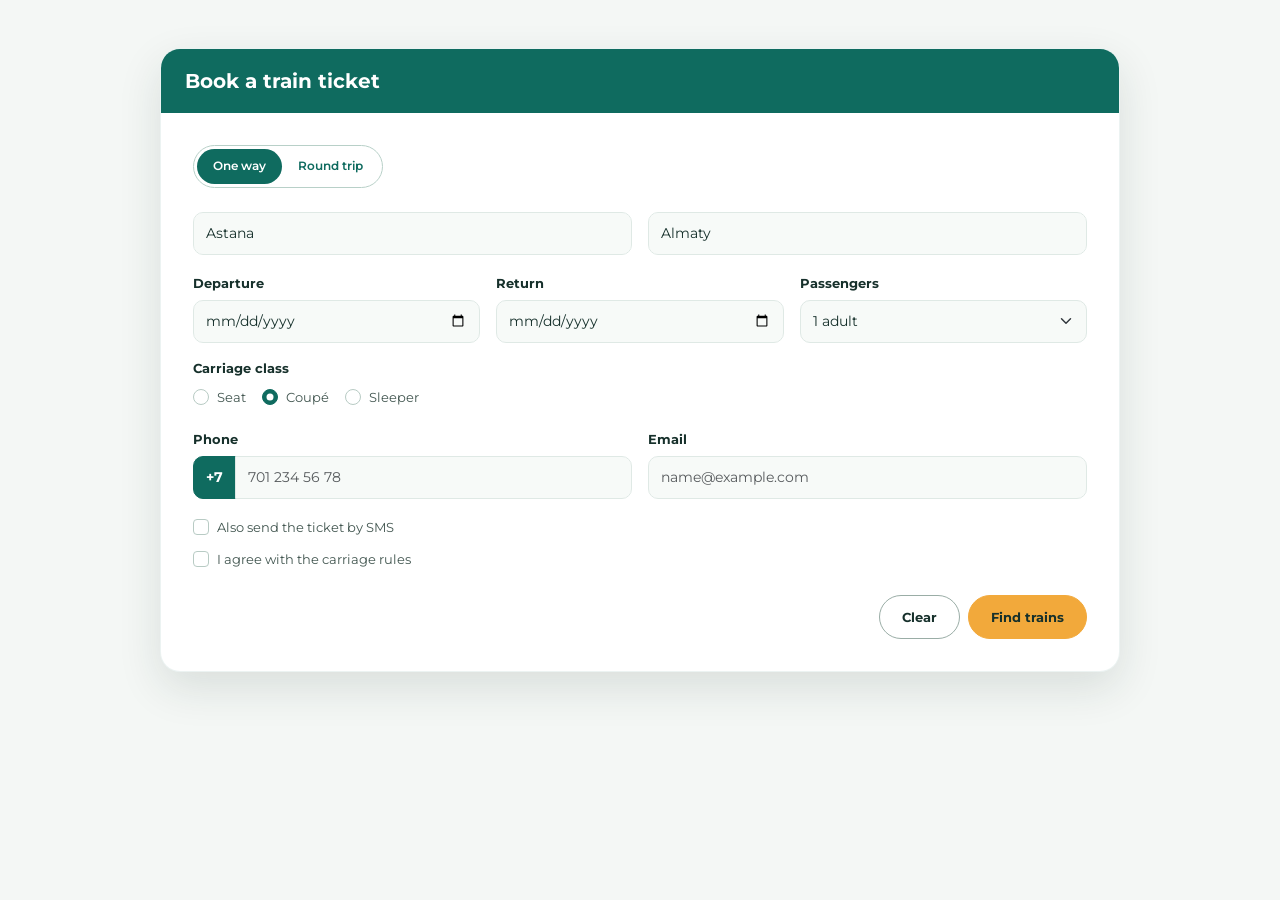
<file: index.html>
<!doctype html>
<html lang="en">
<head>
  <meta charset="UTF-8">
  <meta name="viewport" content="width=device-width, initial-scale=1">
  <title>Book a Train Ticket</title>

  <link rel="preconnect" href="https://fonts.googleapis.com">
  <link href="https://fonts.googleapis.com/css2?family=Montserrat:wght@400;500;600;700&display=swap" rel="stylesheet">
  <link href="https://cdn.jsdelivr.net/npm/bootstrap@5.3.3/dist/css/bootstrap.min.css" rel="stylesheet">
  <link rel="stylesheet" href="style.css">
</head>
<body class="ticket-page">
<main class="container py-4 py-lg-5">
  <div class="ticket-shell mx-auto">
    <header class="ticket-header">
      <h1 class="h5 mb-0">Book a train ticket</h1>
    </header>

    <form class="ticket-form" action="#" method="get">
      <fieldset class="mb-4">
        <legend class="visually-hidden">Trip type</legend>
        <div class="trip-toggle">
          <input class="btn-check" type="radio" name="tripType"
                 id="oneWay" value="one-way" checked>
          <label class="btn" for="oneWay">One way</label>

          <input class="btn-check" type="radio" name="tripType"
                 id="roundTrip" value="round-trip">
          <label class="btn" for="roundTrip">Round trip</label>
        </div>
      </fieldset>

      <div class="row g-3 mb-3">
        <div class="col-12 col-md-6">
          <label for="from" class="form-label visually-hidden">From</label>
          <input class="form-control" id="from" name="from"
                 type="text" placeholder="From" value="Astana" required>
        </div>
        <div class="col-12 col-md-6">
          <label for="to" class="form-label visually-hidden">To</label>
          <input class="form-control" id="to" name="to"
                 type="text" placeholder="To" value="Almaty" required>
        </div>
      </div>

      <div class="row g-3 mb-3">
        <div class="col-12 col-md-4">
          <label for="departure" class="form-label">Departure</label>
          <input class="form-control" id="departure" name="departure"
                 type="date" required>
        </div>
        <div class="col-12 col-md-4">
          <label for="return" class="form-label">Return</label>
          <input class="form-control" id="return" name="return" type="date">
        </div>
        <div class="col-12 col-md-4">
          <label for="passengers" class="form-label">Passengers</label>
          <select class="form-select" id="passengers" name="passengers">
            <option value="1" selected>1 adult</option>
            <option value="2">2 adults</option>
            <option value="3">3 adults</option>
            <option value="4">4 adults</option>
            <option value="5">5 adults</option>
            <option value="6">6 adults</option>
          </select>
        </div>
      </div>

      <fieldset class="mb-3">
        <legend class="form-label">Carriage class</legend>
        <div class="d-flex flex-wrap gap-3">
          <div class="form-check">
            <input class="form-check-input" id="seat" name="class"
                   type="radio" value="seat">
            <label class="form-check-label" for="seat">Seat</label>
          </div>
          <div class="form-check">
            <input class="form-check-input" id="coupe" name="class"
                   type="radio" value="coupe" checked>
            <label class="form-check-label" for="coupe">Coupé</label>
          </div>
          <div class="form-check">
            <input class="form-check-input" id="sleeper" name="class"
                   type="radio" value="sleeper">
            <label class="form-check-label" for="sleeper">Sleeper</label>
          </div>
        </div>
      </fieldset>

      <div class="row g-3 mb-3">
        <div class="col-12 col-md-6">
          <label for="phone" class="form-label">Phone</label>
          <div class="input-group">
            <span class="input-group-text">+7</span>
            <input class="form-control" id="phone" name="phone"
                   type="tel" placeholder="701 234 56 78" required>
          </div>
        </div>
        <div class="col-12 col-md-6">
          <label for="email" class="form-label">Email</label>
          <input class="form-control" id="email" name="email"
                 type="email" placeholder="name@example.com" required>
        </div>
      </div>

      <div class="form-check mb-2">
        <input class="form-check-input" id="sms" name="sms" type="checkbox">
        <label class="form-check-label" for="sms">
          Also send the ticket by SMS
        </label>
      </div>

      <div class="form-check mb-4">
        <input class="form-check-input" id="agreement" name="agreement"
               type="checkbox" required>
        <label class="form-check-label" for="agreement">
          I agree with the carriage rules
        </label>
      </div>

      <div class="ticket-actions d-flex flex-column-reverse flex-sm-row justify-content-end gap-2">
        <button class="btn btn-clear" type="reset">Clear</button>
        <button class="btn btn-find" type="submit">Find trains</button>
      </div>
    </form>
  </div>
</main>
</body>
</html>
</file>
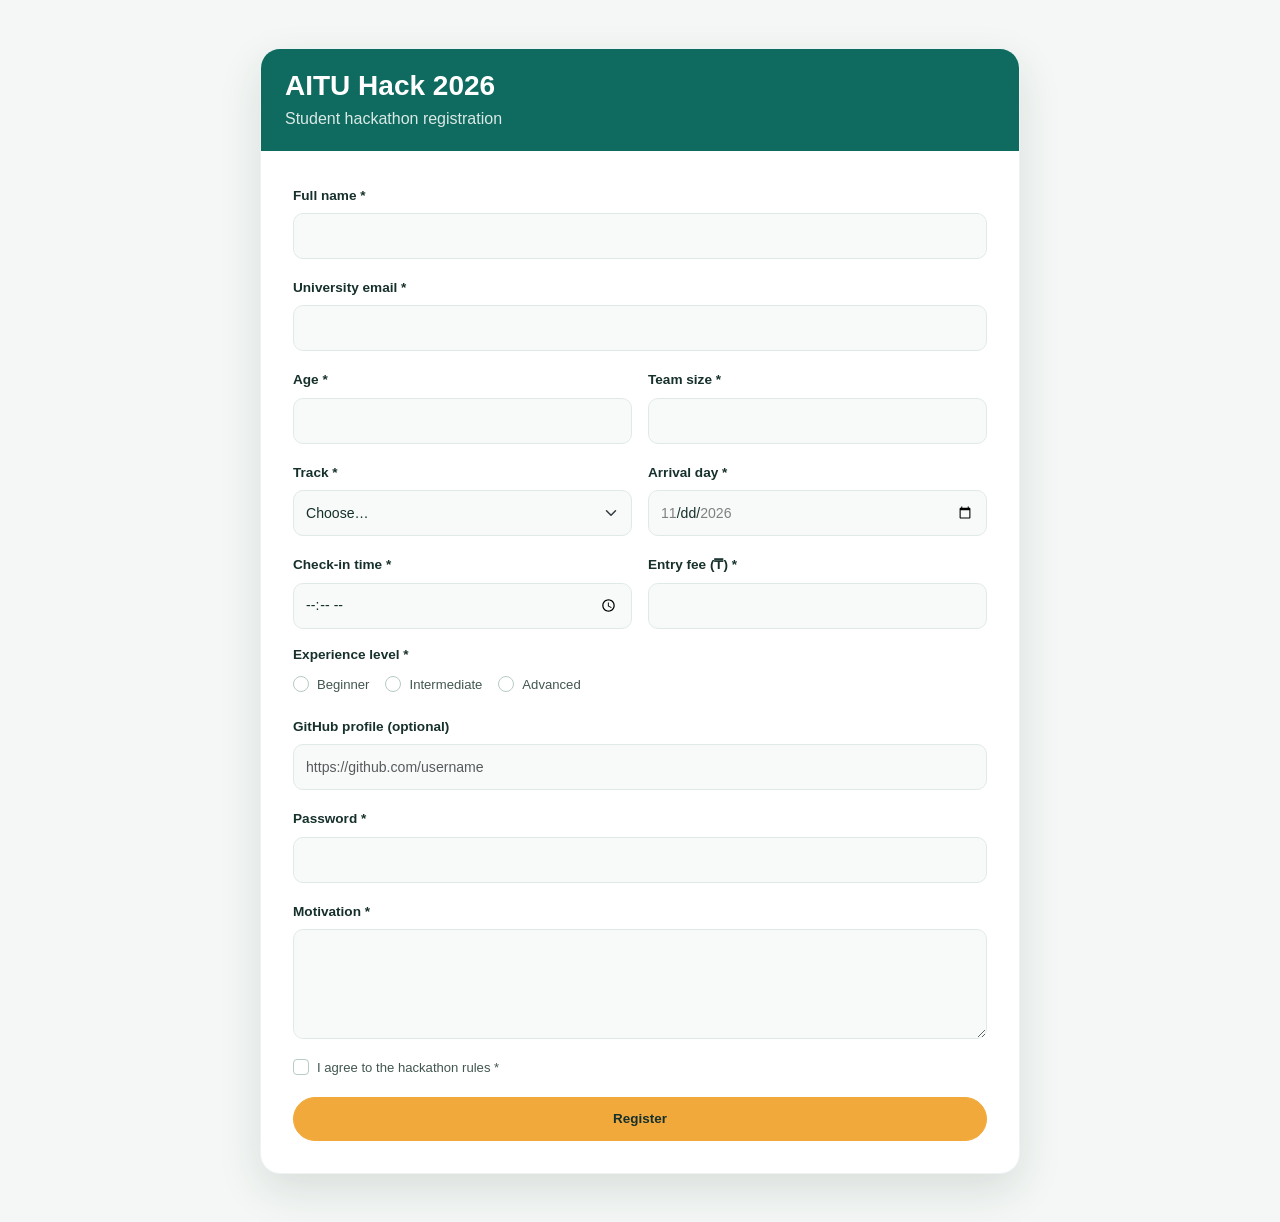
<file: task2.html>
<!doctype html>
<html lang="en">
<head>
  <meta charset="UTF-8">
  <meta name="viewport" content="width=device-width, initial-scale=1">
  <title>AITU Hack 2026 Registration</title>
  <link href="https://cdn.jsdelivr.net/npm/bootstrap@5.3.3/dist/css/bootstrap.min.css" rel="stylesheet">
  <link rel="stylesheet" href="style.css">
</head>
<body>
<main class="container py-5">
  <section class="form-card mx-auto">
    <header class="form-card-header">
      <h1 class="h3 mb-1">AITU Hack 2026</h1>
      <p class="mb-0">Student hackathon registration</p>
    </header>

    <form action="#" method="get">
      <div class="row g-3">
        <div class="col-12">
          <label class="form-label" for="fullName">Full name *</label>
          <input class="form-control" id="fullName" name="fullName"
                 type="text" minlength="2" maxlength="40" required>
          <div class="invalid-feedback">Enter 2–40 characters.</div>
        </div>

        <div class="col-12">
          <label class="form-label" for="email">University email *</label>
          <input class="form-control" id="email" name="email"
                 type="email" required>
          <div class="invalid-feedback">Enter a valid email address.</div>
        </div>

        <div class="col-12 col-md-6">
          <label class="form-label" for="age">Age *</label>
          <input class="form-control" id="age" name="age" type="number"
                 min="16" max="30" step="1" required>
          <div class="invalid-feedback">Age must be 16–30.</div>
        </div>

        <div class="col-12 col-md-6">
          <label class="form-label" for="teamSize">Team size *</label>
          <input class="form-control" id="teamSize" name="teamSize"
                 type="number" min="1" max="4" step="1" required>
          <div class="invalid-feedback">Choose 1–4 team members.</div>
        </div>

        <div class="col-12 col-md-6">
          <label class="form-label" for="track">Track *</label>
          <select class="form-select" id="track" name="track" required>
            <option value="" selected disabled>Choose…</option>
            <option value="Web">Web</option>
            <option value="Mobile">Mobile</option>
            <option value="AI">AI</option>
            <option value="GameDev">GameDev</option>
          </select>
          <div class="invalid-feedback">Select a track.</div>
        </div>

        <div class="col-12 col-md-6">
          <label class="form-label" for="arrival">Arrival day *</label>
          <input class="form-control" id="arrival" name="arrival"
                 type="date" min="2026-11-20" max="2026-11-22" required>
          <div class="invalid-feedback">Choose 20–22 November 2026.</div>
        </div>

        <div class="col-12 col-md-6">
          <label class="form-label" for="checkin">Check-in time *</label>
          <input class="form-control" id="checkin" name="checkin"
                 type="time" min="09:00" max="18:00" step="1800" required>
          <div class="invalid-feedback">Choose 09:00–18:00 in 30-minute steps.</div>
        </div>

        <div class="col-12 col-md-6">
          <label class="form-label" for="fee">Entry fee (₸) *</label>
          <input class="form-control" id="fee" name="fee" type="number"
                 min="0" max="5000" step="500" required>
          <div class="invalid-feedback">Use 0–5000 in steps of 500.</div>
        </div>

        <fieldset class="col-12">
          <legend class="form-label">Experience level *</legend>
          <div class="d-flex flex-wrap gap-3">
            <div class="form-check">
              <input class="form-check-input" id="beginner" name="experience"
                     type="radio" value="Beginner" required>
              <label class="form-check-label" for="beginner">Beginner</label>
            </div>
            <div class="form-check">
              <input class="form-check-input" id="intermediate" name="experience"
                     type="radio" value="Intermediate" required>
              <label class="form-check-label" for="intermediate">Intermediate</label>
            </div>
            <div class="form-check">
              <input class="form-check-input" id="advanced" name="experience"
                     type="radio" value="Advanced" required>
              <label class="form-check-label" for="advanced">Advanced</label>
            </div>
          </div>
        </fieldset>

        <div class="col-12">
          <label class="form-label" for="github">GitHub profile (optional)</label>
          <input class="form-control" id="github" name="github" type="url"
                 placeholder="https://github.com/username">
          <div class="invalid-feedback">Enter a complete URL including https://.</div>
        </div>

        <div class="col-12">
          <label class="form-label" for="password">Password *</label>
          <input class="form-control" id="password" name="password"
                 type="password" minlength="8" maxlength="20" required>
          <div class="invalid-feedback">Use 8–20 characters.</div>
        </div>

        <div class="col-12">
          <label class="form-label" for="motivation">Motivation *</label>
          <textarea class="form-control" id="motivation" name="motivation"
                    rows="4" minlength="50" maxlength="300" required></textarea>
          <div class="invalid-feedback">Write 50–300 characters.</div>
        </div>

        <div class="col-12">
          <div class="form-check">
            <input class="form-check-input" id="rules" name="rules"
                   type="checkbox" required>
            <label class="form-check-label" for="rules">
              I agree to the hackathon rules *
            </label>
            <div class="invalid-feedback">Agreement is required.</div>
          </div>
        </div>

        <div class="col-12">
          <button class="btn btn-primary w-100" type="submit">Register</button>
        </div>
      </div>
    </form>
  </section>
</main>
</body>
</html>
</file>
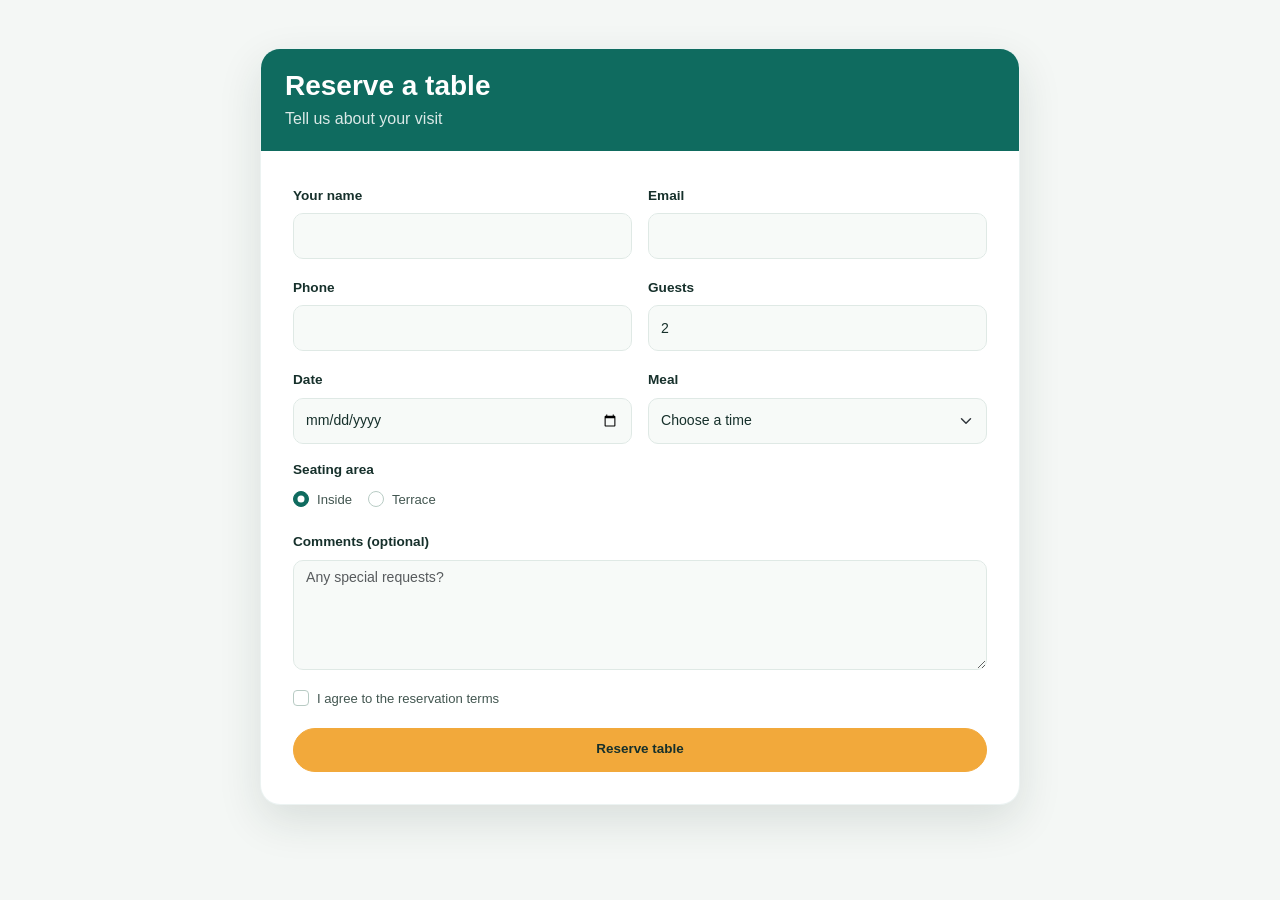
<file: task3.html>
<!doctype html>
<html lang="en">
<head>
  <meta charset="UTF-8">
  <meta name="viewport" content="width=device-width, initial-scale=1">
  <title>Reserve a Café Table</title>
  <link href="https://cdn.jsdelivr.net/npm/bootstrap@5.3.3/dist/css/bootstrap.min.css" rel="stylesheet">
  <link rel="stylesheet" href="style.css">
</head>
<body>
<main class="container py-5">
  <section class="form-card mx-auto">
    <header class="form-card-header">
      <h1 class="h3 mb-1">Reserve a table</h1>
      <p class="mb-0">Tell us about your visit</p>
    </header>

    <form action="#" method="get">
      <div class="row g-3">
        <div class="col-12 col-md-6">
          <label class="form-label" for="guestName">Your name</label>
          <input class="form-control" id="guestName" name="guestName"
                 type="text" autocomplete="name" required>
        </div>

        <div class="col-12 col-md-6">
          <label class="form-label" for="guestEmail">Email</label>
          <input class="form-control" id="guestEmail" name="guestEmail"
                 type="email" autocomplete="email" required>
        </div>

        <div class="col-12 col-md-6">
          <label class="form-label" for="guestPhone">Phone</label>
          <input class="form-control" id="guestPhone" name="guestPhone"
                 type="tel" autocomplete="tel" required>
        </div>

        <div class="col-12 col-md-6">
          <label class="form-label" for="guests">Guests</label>
          <input class="form-control" id="guests" name="guests"
                 type="number" min="1" max="20" step="1" value="2" required>
        </div>

        <div class="col-12 col-md-6">
          <label class="form-label" for="date">Date</label>
          <input class="form-control" id="date" name="date"
                 type="date" required>
        </div>

        <div class="col-12 col-md-6">
          <label class="form-label" for="meal">Meal</label>
          <select class="form-select" id="meal" name="meal" required>
            <option value="" selected disabled>Choose a time</option>
            <option value="lunch">Lunch</option>
            <option value="dinner">Dinner</option>
          </select>
        </div>

        <fieldset class="col-12">
          <legend class="form-label">Seating area</legend>
          <div class="d-flex gap-3">
            <div class="form-check">
              <input class="form-check-input" id="inside" name="seating"
                     type="radio" value="inside" checked>
              <label class="form-check-label" for="inside">Inside</label>
            </div>
            <div class="form-check">
              <input class="form-check-input" id="terrace" name="seating"
                     type="radio" value="terrace">
              <label class="form-check-label" for="terrace">Terrace</label>
            </div>
          </div>
        </fieldset>

        <div class="col-12">
          <label class="form-label" for="comments">Comments (optional)</label>
          <textarea class="form-control" id="comments" name="comments"
                    rows="3" placeholder="Any special requests?"></textarea>
        </div>

        <div class="col-12">
          <div class="form-check">
            <input class="form-check-input" id="terms" name="terms"
                   type="checkbox" value="accepted" required>
            <label class="form-check-label" for="terms">
              I agree to the reservation terms
            </label>
          </div>
        </div>

        <div class="col-12">
          <button class="btn btn-primary w-100" type="submit">
            Reserve table
          </button>
        </div>
      </div>
    </form>
  </section>
</main>
</body>
</html>
</file>
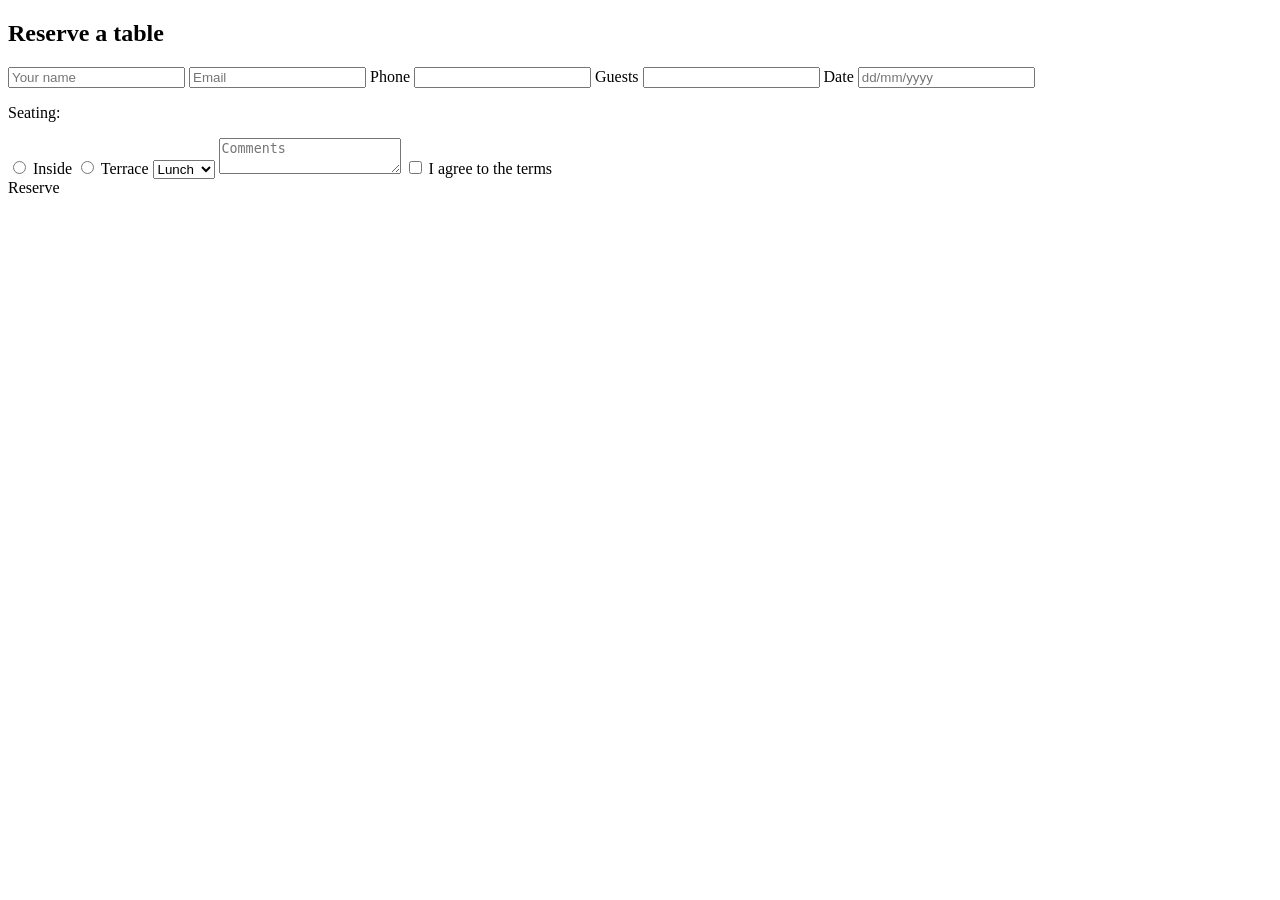
<file: task3_original.html>
<!doctype html>
<html lang="en">
<head>
  <meta charset="UTF-8">
  <meta name="viewport" content="width=device-width, initial-scale=1">
  <title>Original Café Form</title>
</head>
<body>
  <h2>Reserve a table</h2>
  <form>
    <input type="text" placeholder="Your name">
    <input type="text" placeholder="Email">
    <label>Phone</label>
    <input type="text" id="phone">
    <label for="guests">Guests</label>
    <input type="text" id="people">
    <label for="date">Date</label>
    <input type="text" id="date" placeholder="dd/mm/yyyy">
    <p>Seating:</p>
    <input type="radio" name="inside" id="date"> Inside
    <input type="radio" name="terrace"> Terrace
    <select>
      <option>Lunch</option>
      <option>Dinner</option>
    </select>
    <textarea placeholder="Comments"></textarea>
    <input type="checkbox"> I agree to the terms
    <div class="btn btn-primary">Reserve</div>
  </form>
</body>
</html>
</file>
<file: style.css>
:root {
  --forest: #0F6B5F;
  --gold: #F2A93B;
  --ink: #16302B;
  --canvas: #F4F7F5;
  --mist: #E6EFEC;
}

* {
  box-sizing: border-box;
}

body {
  margin: 0;
  color: var(--ink);
  background: var(--canvas);
  font-family: "Montserrat", Arial, sans-serif;
}

.ticket-shell,
.form-card {
  overflow: hidden;
  background: #fff;
  border: 1px solid rgba(15, 107, 95, .08);
  border-radius: 20px;
  box-shadow: 0 16px 44px rgba(22, 48, 43, .12);
}

.ticket-shell {
  max-width: 960px;
}

.ticket-header,
.form-card-header {
  padding: 20px 24px;
  color: white;
  background: var(--forest);
}

.ticket-header h1,
.form-card-header h1 {
  font-weight: 700;
}

.ticket-form {
  padding: clamp(18px, 4vw, 32px);
}

.form-card {
  max-width: 760px;
}

.form-card-header p {
  color: rgba(255, 255, 255, .85);
}

.form-card form {
  padding: clamp(20px, 4vw, 32px) !important;
}

.form-label,
fieldset legend {
  margin-bottom: 7px;
  color: var(--ink);
  font-size: .8rem;
  font-weight: 700;
}

.form-control,
.form-select,
.input-group-text {
  min-height: 43px;
  border-color: #dfe9e5;
  border-radius: 10px;
  background-color: #f7faf8;
  color: var(--ink);
  font-size: .88rem;
}

.form-control:focus,
.form-select:focus {
  border-color: var(--forest);
  background-color: white;
  box-shadow: 0 0 0 .2rem rgba(15, 107, 95, .13);
}

.input-group-text {
  color: white;
  background: var(--forest);
  border-color: var(--forest);
  font-weight: 700;
}

.input-group .input-group-text {
  border-radius: 10px 0 0 10px;
}

.input-group .form-control {
  border-radius: 0 10px 10px 0;
}

.form-check-input {
  border-color: #b8cbc4;
}

.form-check-input:checked {
  background-color: var(--forest);
  border-color: var(--forest);
}

.form-check-input:focus {
  border-color: var(--forest);
  box-shadow: 0 0 0 .2rem rgba(15, 107, 95, .14);
}

.form-check-label {
  color: #425650;
  font-size: .82rem;
}

.trip-toggle {
  display: inline-flex;
  padding: 3px;
  border: 1px solid #b8d0c8;
  border-radius: 999px;
  background: white;
}

.trip-toggle .btn {
  padding: 8px 16px;
  border: 0;
  border-radius: 999px !important;
  color: var(--forest);
  font-size: .78rem;
  font-weight: 600;
}

.trip-toggle .btn-check:checked + .btn {
  color: white;
  background: var(--forest);
}

.btn:focus-visible,
.form-check-input:focus-visible {
  outline: 3px solid var(--gold);
  outline-offset: 3px;
}

.ticket-actions .btn,
.form-card .btn {
  min-height: 44px;
  padding: 10px 22px;
  border-radius: 999px;
  font-size: .84rem;
  font-weight: 700;
}

.btn-clear {
  color: var(--ink);
  background: white;
  border: 1px solid #9aada6;
}

.btn-clear:hover {
  background: var(--mist);
  border-color: var(--forest);
}

.btn-find,
.form-card .btn-primary {
  color: var(--ink);
  background: var(--gold);
  border: 1px solid var(--gold);
}

.btn-find:hover,
.form-card .btn-primary:hover {
  color: white;
  background: var(--forest);
  border-color: var(--forest);
}

.form-card .form-label {
  font-size: .85rem;
}

.form-card .form-control,
.form-card .form-select {
  min-height: 46px;
}

.form-card textarea.form-control {
  min-height: 110px;
}

.invalid-feedback {
  font-size: .78rem;
}

/* Display validation feedback after the user interacts with a field. */
input:user-invalid,
select:user-invalid,
textarea:user-invalid {
  border-color: #dc3545;
}

input:user-invalid ~ .invalid-feedback,
select:user-invalid ~ .invalid-feedback,
textarea:user-invalid ~ .invalid-feedback {
  display: block;
}

input:user-valid,
select:user-valid,
textarea:user-valid {
  border-color: var(--forest);
}

@media (max-width: 575.98px) {
  .ticket-shell,
  .form-card {
    border-radius: 16px;
  }

  .ticket-header {
    padding: 16px 18px;
  }

  .ticket-form {
    padding: 18px;
  }

  .trip-toggle {
    display: flex;
    width: 100%;
  }

  .trip-toggle .btn {
    flex: 1;
  }

  .ticket-actions .btn {
    width: 100%;
  }
}
</file>
